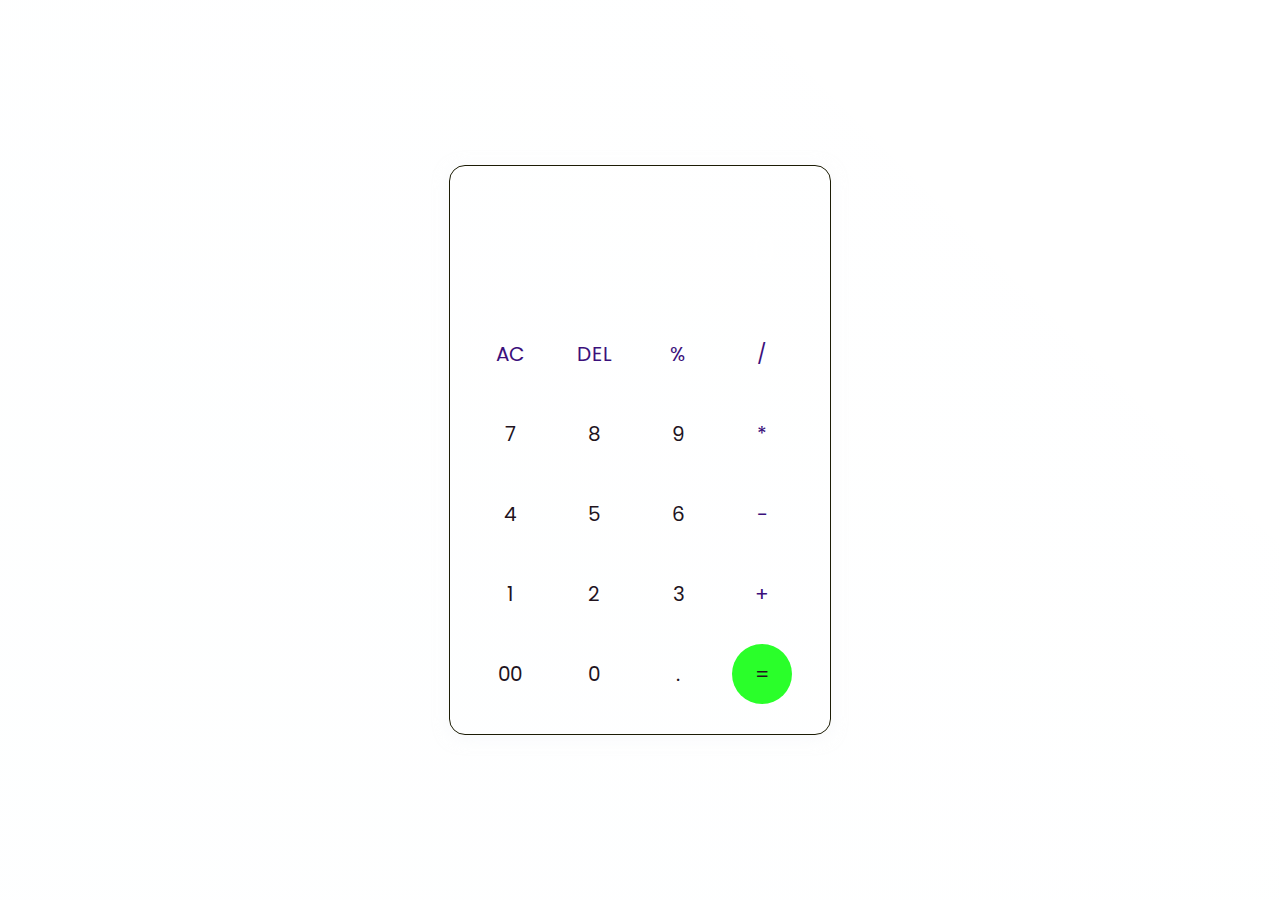
<file: calculator/index.html>
<!DOCTYPE html>
<html lang="en">
  <head>
    <meta charset="UTF-8" />
    <meta http-equiv="X-UA-Compatible" content="IE=edge" />
    <meta name="viewport" content="width=device-width, initial-scale=1.0" />
    <link rel="stylesheet" href="style.css" />
    <title>Jasmine</title>
  </head>
  <body>
    <div class="container">
      <div class="calculator">
        <input type="text" id="inputBox" placeholder="0" />
        <div>
          <button class="button operator">AC</button>
          <button class="button operator">DEL</button>
          <button class="button operator">%</button>
          <button class="button operator">/</button>
        </div>
        <div>
          <button class="button">7</button>
          <button class="button">8</button>
          <button class="button">9</button>
          <button class="button operator">*</button>
        </div>
        <div>
          <button class="button">4</button>
          <button class="button">5</button>
          <button class="button">6</button>
          <button class="button operator">-</button>
        </div>
        <div>
          <button class="button">1</button>
          <button class="button">2</button>
          <button class="button">3</button>
          <button class="button operator">+</button>
        </div>

        <div>
          <button class="button">00</button>
          <button class="button">0</button>
          <button class="button">.</button>
          <button class="button equalBtn">=</button>
        </div>
      </div>
    </div>

    <script src="script.js"></script>
  </body>
</html>
</file>
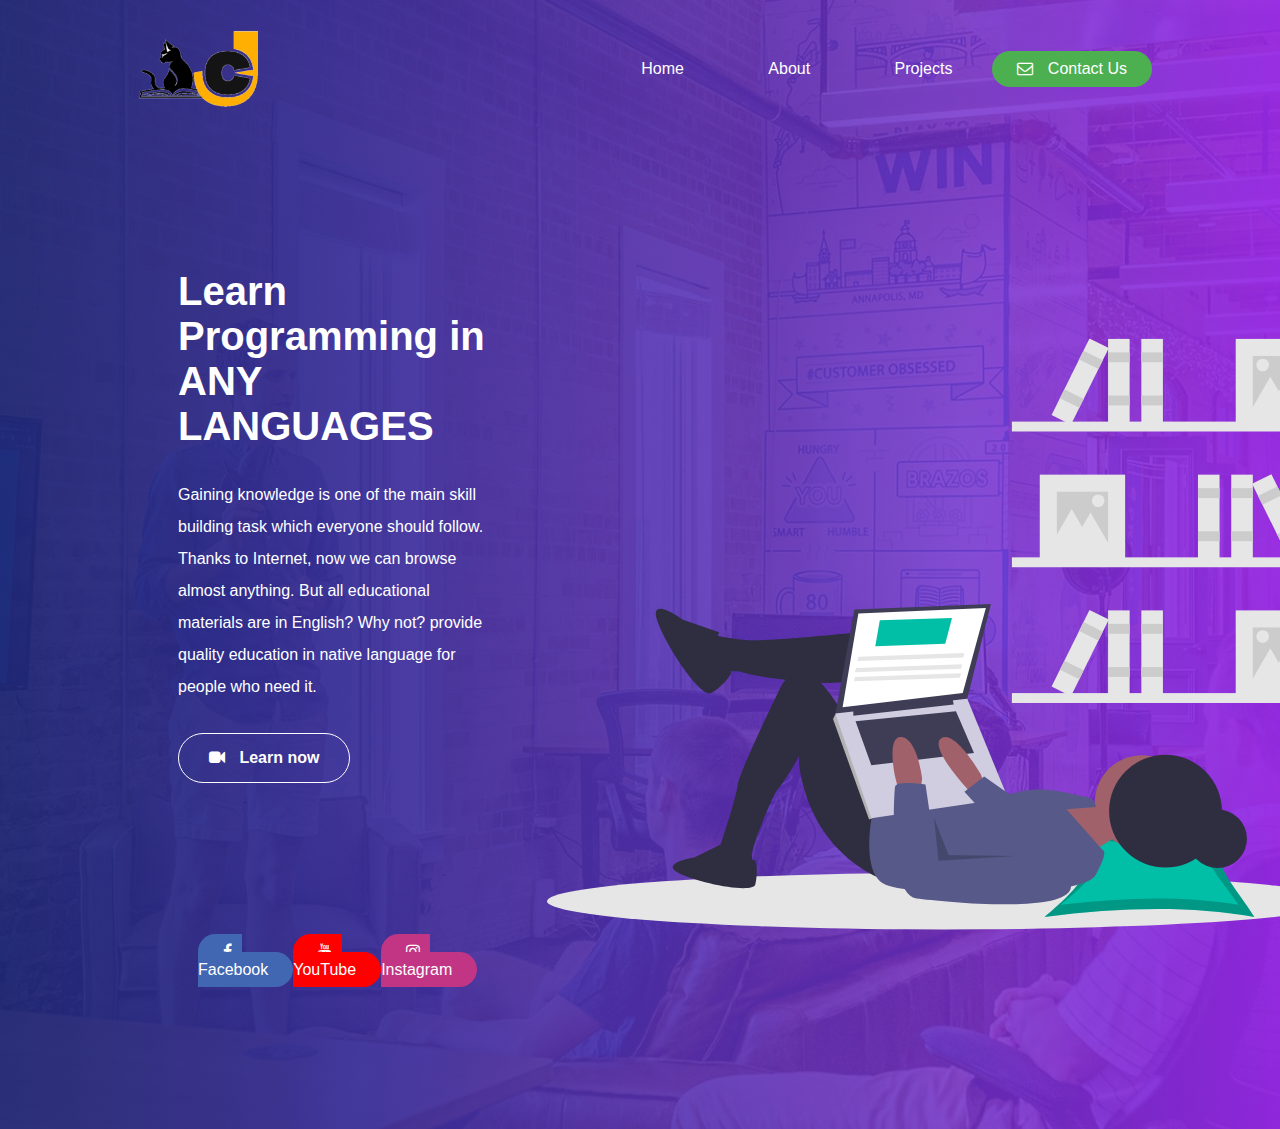
<file: landing page/index.html>
<!DOCTYPE html>
<html lang="en">

<head>
    <meta charset="UTF-8">
    <meta name="viewport" content="width=device-width, initial-scale=1.0">
    <title>JASMINE</title>

    

    <!-- Google fonts-->
    <link href="https://fonts.googleapis.com/css?family=Montserrat:400,500,600,700%7COpen+Sans&display=swap" />

    <!-- Libraries -->
    <link rel="stylesheet" href="https://stackpath.bootstrapcdn.com/font-awesome/4.7.0/css/font-awesome.min.css">

    <!-- Custom styling -->
    <link rel="stylesheet" href="./assets/css/util.css">
    <link rel="stylesheet" href="./assets/css/animation.css">
    <link rel="stylesheet" href="./assets/css/style.css">
</head>

<body>

    <div class="wrapper">

        <!-- Header -->
        <header>
            <img class="logo" src="./assets/image/Jcats.png" width="140" alt="Logo" />
            <nav>
                <ul>
                    <li><a href="#">Home</a></li>
                    <li><a href="about">About</a></li>
                    <li><a href="projects">Projects</a></li>
                </ul>
            </nav>
            <button> <i class="fa fa-envelope-o" /></i> Contact Us</button>

        </header>
        <!-- End Header -->

        <!-- Main Content -->
        <div class="content">
            <div class="hero-info m-50" style="flex-basis: 640px;">
                <h1>Learn Programming in <span class="locale">ANY LANGUAGES </span></h1>
                <p>Gaining knowledge is one of the main skill building task which everyone should follow. Thanks to <a
                        href="https://internet.org" target="_blank">Internet</a>, now we can browse almost anything. But
                    all educational materials are in English? Why not? provide quality education in native language for
                    people who need it. </p>
                <a class="btn btn-outline" href="https://youtube.com/shorts/UdK2wDIT7wU?si=n0sEovErftukxFMv" target="_blank"> <i
                        class="fa fa-video-camera"></i> Learn now</a>

                <div class="social-links">
                    <ul>
                    <li><a href="" target="_blank"
                                class="btn-social bg-facebook">
                                <i class="fa fa-facebook"></i> Facebook
                            </a></li>
                    <li><a href="" target="_blank"
                                class="btn-social bg-youtube">
                                <i class="fa fa-youtube"></i> YouTube
                            </a></li>
                    <li><a href="https://www.instagram.com/its_jassy_._?utm_source=ig_web_button_share_sheet&igsh=ZDNlZDc0MzIxNw==" target="_blank"
                                class="btn-social bg-instagram">
                                <i class="fa fa-instagram"></i> Instagram
                            </a></li>

                    </ul>

                </div>
            </div>

            <img src="assets/image/undraw_researching_22gp (1).svg" alt="Learning">
        </div

        <!-- End Main Content -->

        <!-- Footer -->
        <footer>

        </footer>
        <!-- End Footer -->
    </div>

</body>

</html>
</file>
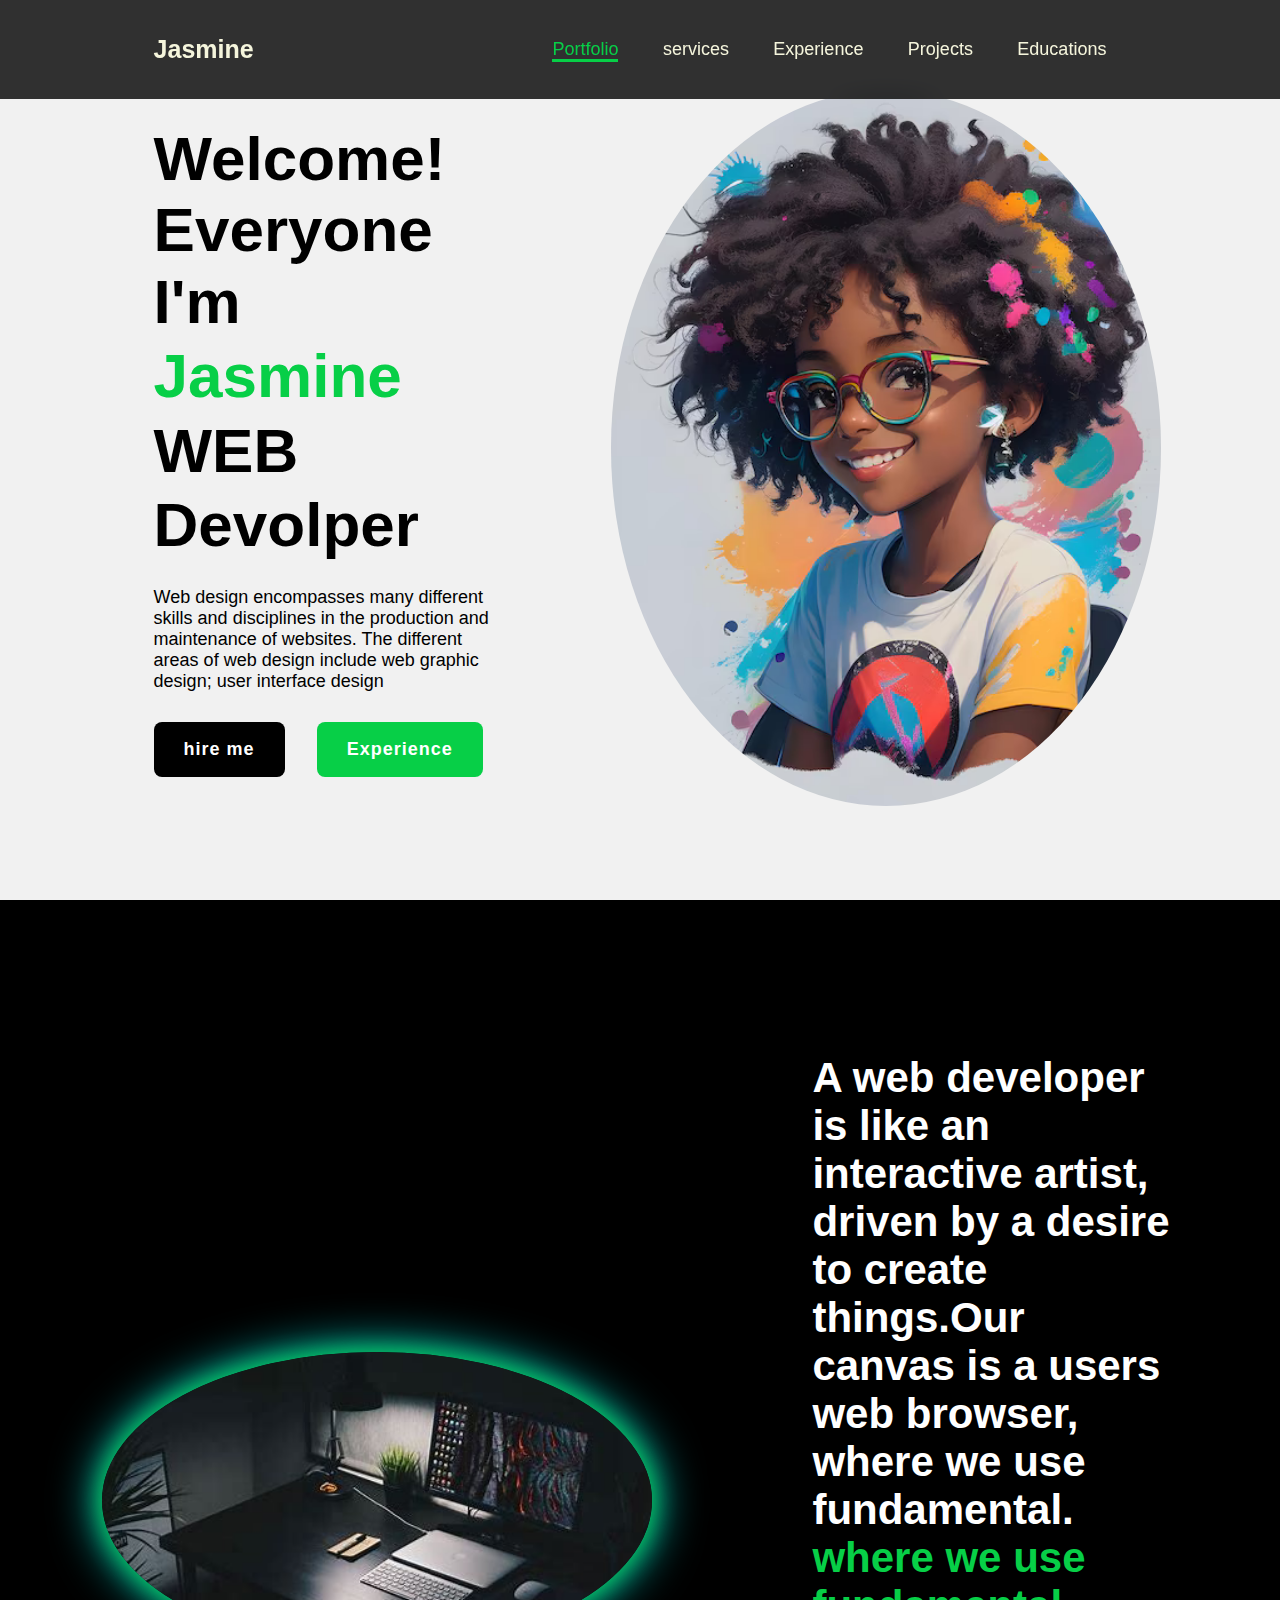
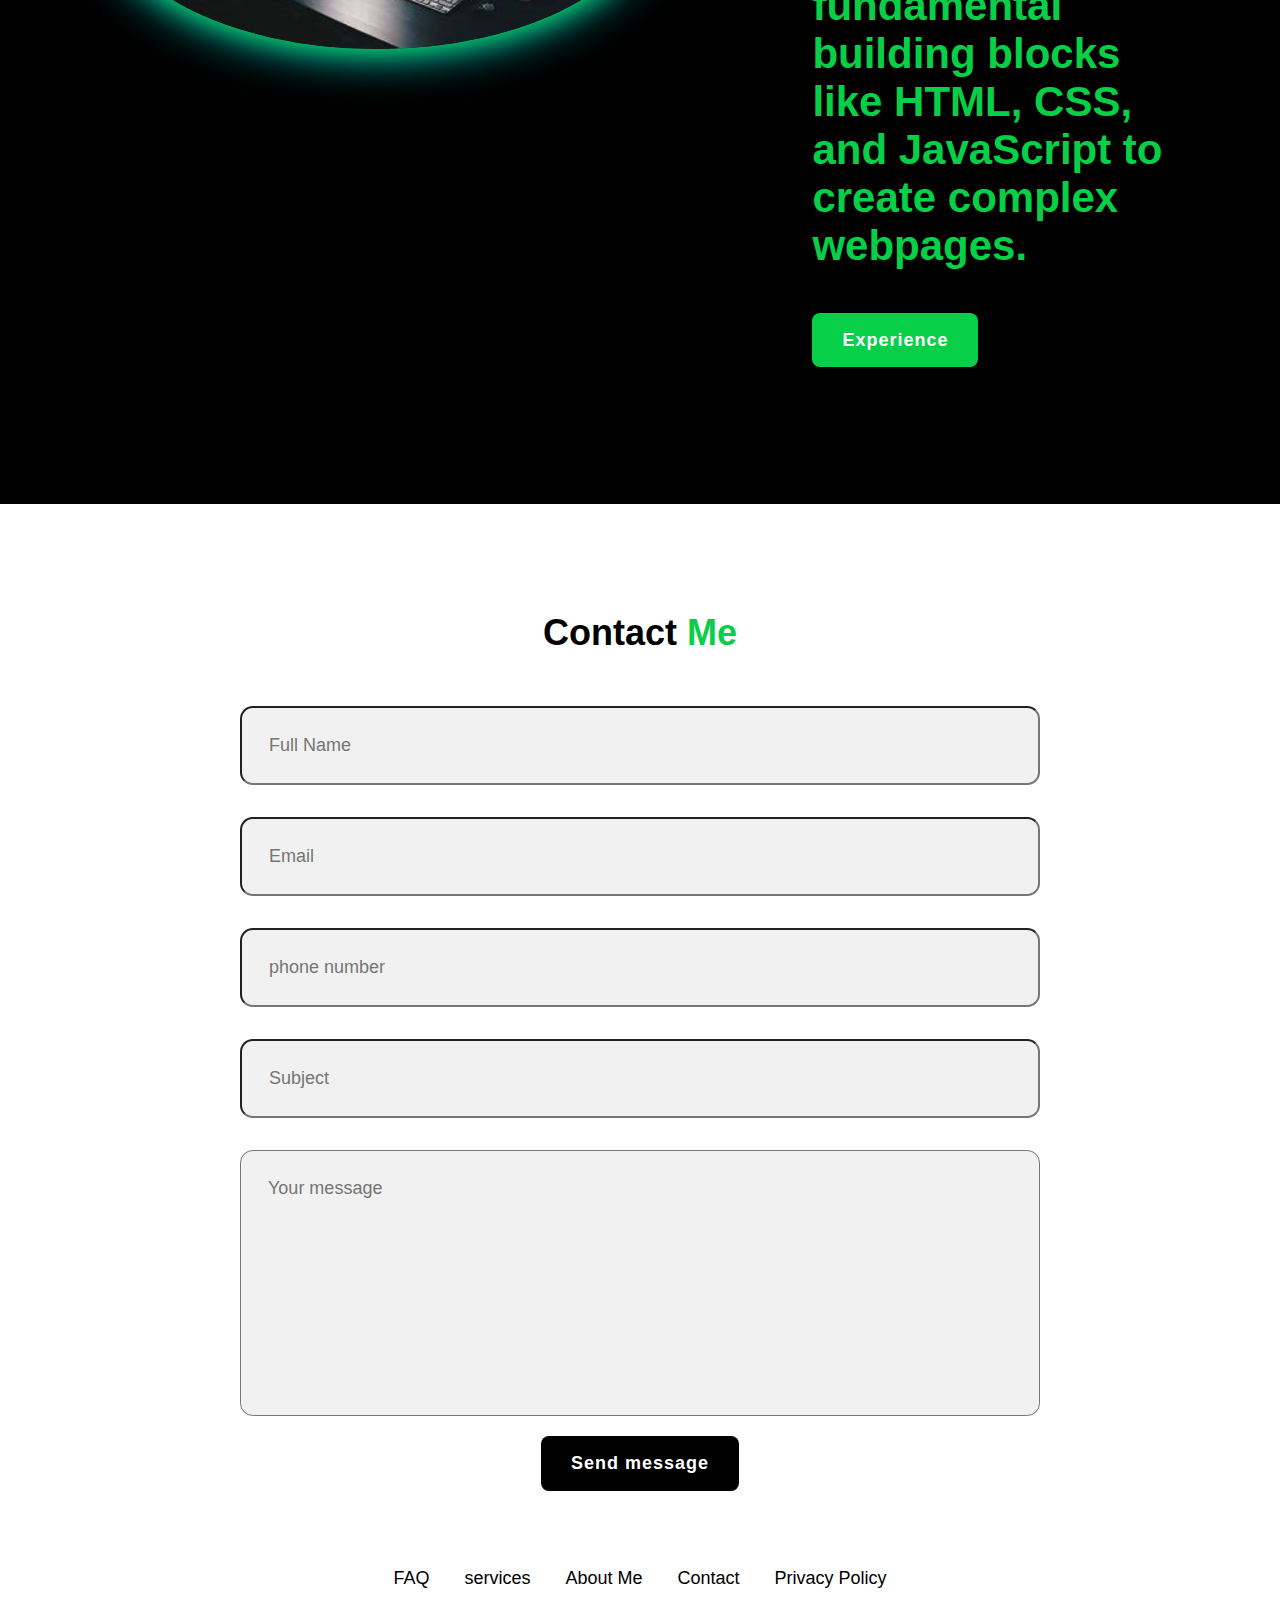
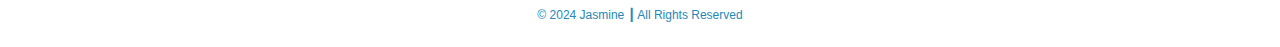
<file: PORTFOLIO/index.html>
<!DOCTYPE html>
<html lange="en">
    <head>
        <meta charset="UTF-8">
        <meta name="viewport"content="width=device,initial-scale=1.0">
        <title>Jasmine Portfolio Website</title>
        <link rel="stylesheet"href="style.css">
    </head>
    <body>
        <header class="header">
            <a href="#" class="logo">Jasmine</span></a>


            <nav class="navbar">
                <a href="#" class="active">Portfolio</a>
                <a href="#">services</a>
                <a href="#">Experience</a>
                <a href="#">Projects</a>
                <a href="#">Educations</a>
            </nav>
            
            
        </header>
        <section class="home">
            <div class="home-content">
                <h3>Welcome! Everyone</h3>

                <h1> I'm <span>Jasmine<br></span>WEB
                Devolper</h1>
                <p>Web design encompasses many different skills and disciplines in the production and maintenance of websites. The different areas of web design include web graphic design; user interface design</p>
                    <div class="btn-box">
                        <button class="btn-1">hire me </button>
                        <button class="btn-2">Experience</button>
                    </div>
            </div>
            <div class="img-box">
                <img src="PHT/jas.png"alt="">
            </div>
        </section>

        <section class="about">

            <div class="about-img">
                <img src="OIP/OIP.jpeg" alt="">
            </div>

            <div class="about-content">
                <h2 class="heading">A web developer is like an interactive artist, driven by a desire to create things.Our canvas is a users web browser,
                     where we use fundamental.<span> where we use fundamental building blocks like HTML, CSS, and JavaScript to create complex webpages.</span></h2>
                <h3><span></span></h3>
                <p> </p>
                <a href="#" class="btn-2">Experience</a>
            </div>
        </section>

        <section class="contact-form">
            <h2 class="contact-me">Contact <span>
                Me</span></h2>
               

                <form action="#">
                    <div class="input-box">
                        <input type="text"placeholder="Full Name">
                        <input type="email"
                        placeholder="Email">
                    </div>

                    <div class="input-box">
                        <input type="number" placeholder="phone number">
                        <input type="text"
                        placeholder="Subject">
                    </div>

                    <textarea name="" id="" cols="30"
                    rows="10" placeholder="Your message"></textarea>
                    <input type="submit" value="Send message"
                    class="btn-1">
                </form>
        </section>


        <footer class="footer">

           
        </div>
       

</div>
</div>

        <ul class="list">
            <li>
                <a href="#">FAQ</a>
            </li>
            <li>
                <a href="#">services</a>
            </li>
            <li>
                <a href="#">About Me</a>
            </li>
            <li>
                <a href="#">Contact</a>
            </li>
            <li>
                <a href="#">Privacy Policy</a>
            </li>
        </ul>

        <p class="copyright">© 2024 Jasmine ┃ All Rights Reserved  </p>
        </footer>
    </body>
</html>
</file>
<file: calculator/style.css>
@import url('https://fonts.googleapis.com/css2?family=Poppins:wght@500&display=swap');

*{
    margin: 0;
    padding: 0;
    box-sizing: border-box;
    font-family: 'Poppins', sans-serif;
}

body{
    width: 100%;
    height: 100vh;
    display: flex;
    justify-content: center;
    align-items: center;
    background: linear-gradient(45deg, #5bbad402, #33bed700);
}

.calculator{
    border: 1px solid #1c1c05;
    padding: 20px;
    border-radius: 16px;
    background:transparent;
    color: #1498bc00;
    box-shadow: 0px 3px 15px rgba(242, 244, 247, 0.5);

}

input{
    width: 320px;
    border: none;
    padding: 24px;
    margin: 10px;
    background: transparent;
    box-shadow: 0px 3px 15px rgbs(84, 84, 84, 0.1);
    font-size: 40px;
    text-align: right;
    cursor: pointer;
    color: rgb(9, 18, 3);
}

input::placeholder{
    color: #ffffff;
}

button{
    border: none;
    width: 60px;
    height: 60px;
    margin: 10px;
    border-radius: 50%;
    background: transparent;
    color: rgb(33, 19, 29);
    font-size: 20px;
    box-shadow: -8px -8px 15px rgba(75, 175, 237, 0);
    cursor: pointer;
}

.equalBtn{
    background-color: #00ff00d5;
}

.operator{
    color: rgb(59, 16, 123);
}
</file>
<file: landing page/assets/css/util.css>
/* Utilities */
.m-50 {
    margin: 50px;
}

.py-100 {
    padding-top: 100px;
    padding-bottom: 100px;
}
</file>
<file: landing page/assets/css/animation.css>
/* The animation code */
@keyframes colorChange {
    0% {
        color: #e25e3b;
    }

    25% {
        color: yellow;
    }

    50% {
        color: #FFF;
    }

    100% {
        color: #4caf50;
    }
}
</file>
<file: landing page/assets/css/style.css>
/* 
CSS Global Styling
Author: Anbuselvan Rocky
*/

* {
    box-sizing: border-box;
    margin: 0;
    padding: 0;
    font-family: "Montserrat", sans-serif;
}

header {
    display: flex;
    justify-content: flex-end;
    align-items: center;
    padding: 30px 10%;
    background: transparent;
}

.logo {
    cursor: pointer;
    margin-right: auto;
}

li,
a,
button {
    font-weight: 500;
    font-size: 16px;
    text-decoration: none;
    color: #FFF;
}

nav ul li {
    display: inline-block;
    padding: 0px 40px;
}

nav ul li a {
    transition: all 0.3s ease 0s;
}

nav ul li a:hover {
    color: #000;
    transition: all 0.3s ease 0s;
}

header > button {
    padding: 9px 25px;
    background-color: #4caf50;
    border: none;
    border-radius: 50px;
    cursor: pointer;
    transition: all 0.3s ease 0s;
}

header > button:hover {
    background-color: rgba(0, 136, 169, 0.8);
}

/* Content */
.wrapper {
    background: url('../image/hero-bg-1 .jpg') no-repeat center center / cover;
    width: 100%;
    display: block;
    position: relative;
    z-index: 1; 
}

.wrapper:before {
    position: absolute;
    content: '';
    background-image: linear-gradient(to right, rgba(32, 40, 119, 0.95), rgba(55, 46, 149, 0.95), rgba(83, 49, 177, 0.90), rgba(114, 48, 205, 0.85), rgba(150, 41, 230, 0.95));
    width: 100%;
    height: 100%;
    top: 0;
    left: 0;
    z-index: -1;
}


.content {
    display: flex;
    padding: 80px 10%;
    justify-content: space-between;
    color: #FFF;
}

.hero-info h1 {
    font-size: 40px;
}

.hero-info p {
    margin: 30px 0;
    font-weight: 400;
    line-height: 2;

}

.locale {
    animation-name: colorChange;
    animation-duration: 4s;
    animation-iteration-count: infinite;
}

.btn {
    display: inline-block;
    font-weight: 400;
    color: #212529;
    text-align: center;
    vertical-align: middle;
    -webkit-user-select: none;
    -moz-user-select: none;
    -ms-user-select: none;
    user-select: none;
    background-color: transparent;
    border: 1px solid transparent;
    padding: .375rem .75rem;
    font-size: 1rem;
    line-height: 1.5;
    border-radius: .25rem;
    transition: color .15s ease-in-out, background-color .15s ease-in-out, border-color .15s ease-in-out, box-shadow .15s ease-in-out;
}

.btn-outline {
    border-radius: 30px;
    color: #ffffff;
    border-color: #ffffff;
    padding: 12px 30px;
    font-weight: 700;
    cursor: pointer;
    outline: none;
}

.btn-outline:hover {
    background: #ffffff;
    color: #e38630;
}

i.fa {
    margin-right: 10px;
}

.social-links {
    padding: 20px;
    margin-top: 140px;
}

.social-links ul {
    list-style: none;
    display: flex;
    justify-content: space-between;

}

.btn-social {
    padding: 9px 25px;
    border: none;
    border-radius: 50px;
    cursor: pointer;
    transition: all 0.3s ease 0s;
}

.bg-facebook {
    background-color: #4267B2;
}

.bg-youtube {
    background-color: #FF0000;
}

.bg-instagram {
    background-color: #C13584;
}
</file>
<file: PORTFOLIO/style.css>
* {
    margin: 0;
    padding: 0;
    font-family: 'Poppins', sans-serif;
    box-sizing: border-box;
    text-decoration: none;
    list-style: none;
}

.header {
    position: fixed;
    top: 0;
    left: 0;
    width: 100%;
    padding: 35px 12%;
    background: rgba(0, 0, 0, 0.8);
    backdrop-filter: blur(10px);
    display: flex;
    justify-content: space-between;
    align-items: center;
    z-index: 100;
}

.logo {
    font-size: 25px;
    color: beige;
    font-weight: 600;
    transition: 0.3s ease;
}

.logo:hover {
    color: rgb(7, 207, 71);
    text-shadow: 0 0 25px rgb(7, 207, 71);
    transform: scale(1.1);
}

span {
    color: rgb(7, 207, 71);
}

.navbar a {
    font-size: 18px;
    color: beige;
    font-weight: 500;
    margin: 0 20px;
    border-bottom: 3px solid transparent;
    transition: 0.3s ease;
}

.navbar a:hover,
.navbar a.active {
    color: rgb(7, 207, 71);
    border-bottom: 3px solid rgb(7, 207, 71);
}

.contact {
    padding: 10px 28px;
    background-color: beige;
    color: black;
    border: 2px solid transparent;
    border-radius: 8px;
    font-size: 16px;
    letter-spacing: 1px;
    font-weight: 600;
    transition: 0.3s ease;
}

.contact:hover {
    background-color: rgb(7, 207, 71);
    box-shadow: 0 0 25px rgb(7, 207, 71);
    color: white;
}

.home {
    width: 100%;
    min-height: 100vh;
    background: rgb(241, 241, 241);
    display: flex;
    align-items: center;
    gap: 7em;
    padding: 30px 12%;
}

.home-content {
    max-width: 800px;
}

.home-content h3 {
    font-size: 62px;
}

.home-content h1 {
    font-size: 62px;
    line-height: 1.2;
}

.home-content p {
    font-size: 18px;
    margin: 25px 0 30px;
}

.btn-box {
    width: 345px;
    display: flex;
    gap: 2em;
}

.btn-1 {
    padding: 15px 28px;
    background-color: black;
    color: white;
    border: 2px solid transparent;
    border-radius: 8px;
    font-size: 18px;
    letter-spacing: 1px;
    font-weight: 600;
    transition: 0.3s ease;
    cursor: pointer;
}

.btn-1:hover {
    background-color: white;
    color: black;
    border: 2px solid black;
}

.btn-2 {
    padding: 15px 28px;
    background-color: rgb(7, 207, 71);
    color: white;
    border: 2px solid transparent;
    border-radius: 8px;
    font-size: 18px;
    letter-spacing: 1px;
    font-weight: 600;
    transition: 0.3s ease;
    cursor: pointer;
}

.btn-2:hover {
    background-color: white;
    color: rgb(7, 207, 71);
    border: 2px solid rgb(7, 207, 71);
}

.img-box img {
    border-radius: 50%;
    width: 550px;
}

::-webkit-scrollbar {
    width: 15px;
}

::-webkit-scrollbar-thumb {
    background-color: rgb(7, 207, 71);
}

::-webkit-scrollbar-track {
    background-color: rgba(0, 0, 0, 0.6);
}

.about {
    display: flex;
    justify-content: center;
    align-items: center;
    padding: 12% 8%;
    gap: 10em;
    background: black;
}

.about-img img {
    position: relative;
    width: 550px;
    box-shadow: 0 0 25px rgb(7, 207, 71), 0 0 50px aqua;
    border-radius: 50%;
}

.about-content h2 {
    text-align: left;
    color: white;
    font-size: 42px;
}

.about-content h3 {
    font-size: 62px;
    color: white;
}

.about-content p {
    color: azure;
    font-size: 20px;
    margin: 2em 0 3em;
}

.contact-form h2 {
    text-align: center;
    margin-top: 3em;
    margin-bottom: 1em;
    font-size: 36px;
}

.contact-form form {
    max-width: 50em;
    margin: 1rem auto;
    text-align: center;
    margin-bottom: 3em;
}

.contact-form form .input-box {
    display: flex;
    justify-content: center;
    flex-wrap: wrap;
}

.contact-form form .input-box input,
.contact-form form textarea {
    width: 100%;
    padding: 1.5em;
    font-size: 18px;
    color: black;
    background: rgb(241, 241, 241);
    border-radius: 0.8rem;
    margin: 1rem 0;
    resize: none;
}

.footer {
    position: relative;
    bottom: 0;
    width: 100%;
    padding: 25px;
    color: aliceblue;
}

.footer .social-icons a {
    font-size: 24px;
    color: rgb(7, 207, 71);
    border: 2px solid rgb(7, 207, 71);
    width: 40px;
    height: 40px;
    line-height: 38px;
    display: inline-block;
    text-align: center;
    border-radius: 50%;
    margin: 0 8px;
    box-shadow: inset 0 0 10px rgb(7, 207, 71), 0 0 10px aqua;
    transition: 0.3s ease;
}

.footer .social-icons a:hover {
    transform: scale(1.2) translateY(-10px);
    color: rgb(7, 207, 71);
    border: 2px solid rgb(7, 207, 71);
}

.footer ul {
    margin-top: 0;
    padding: 0;
    font-size: 18px;
    line-height: 1.6;
    margin-bottom: 0;
    text-align: center;
}

.footer ul li a {
    color: black;
    border-bottom: 3px solid transparent;
    transition: 0.3s ease;
}

.footer ul li a:hover {
    border-bottom: 3px solid rgb(7, 207, 71);
}

.footer ul li {
    display: inline-block;
    padding: 0 15px;
}

.footer .copyright {
    margin-top: 15px;
    text-align: center;
    font-size: 12px;
    color: rgb(35, 136, 183);
}
</file>
